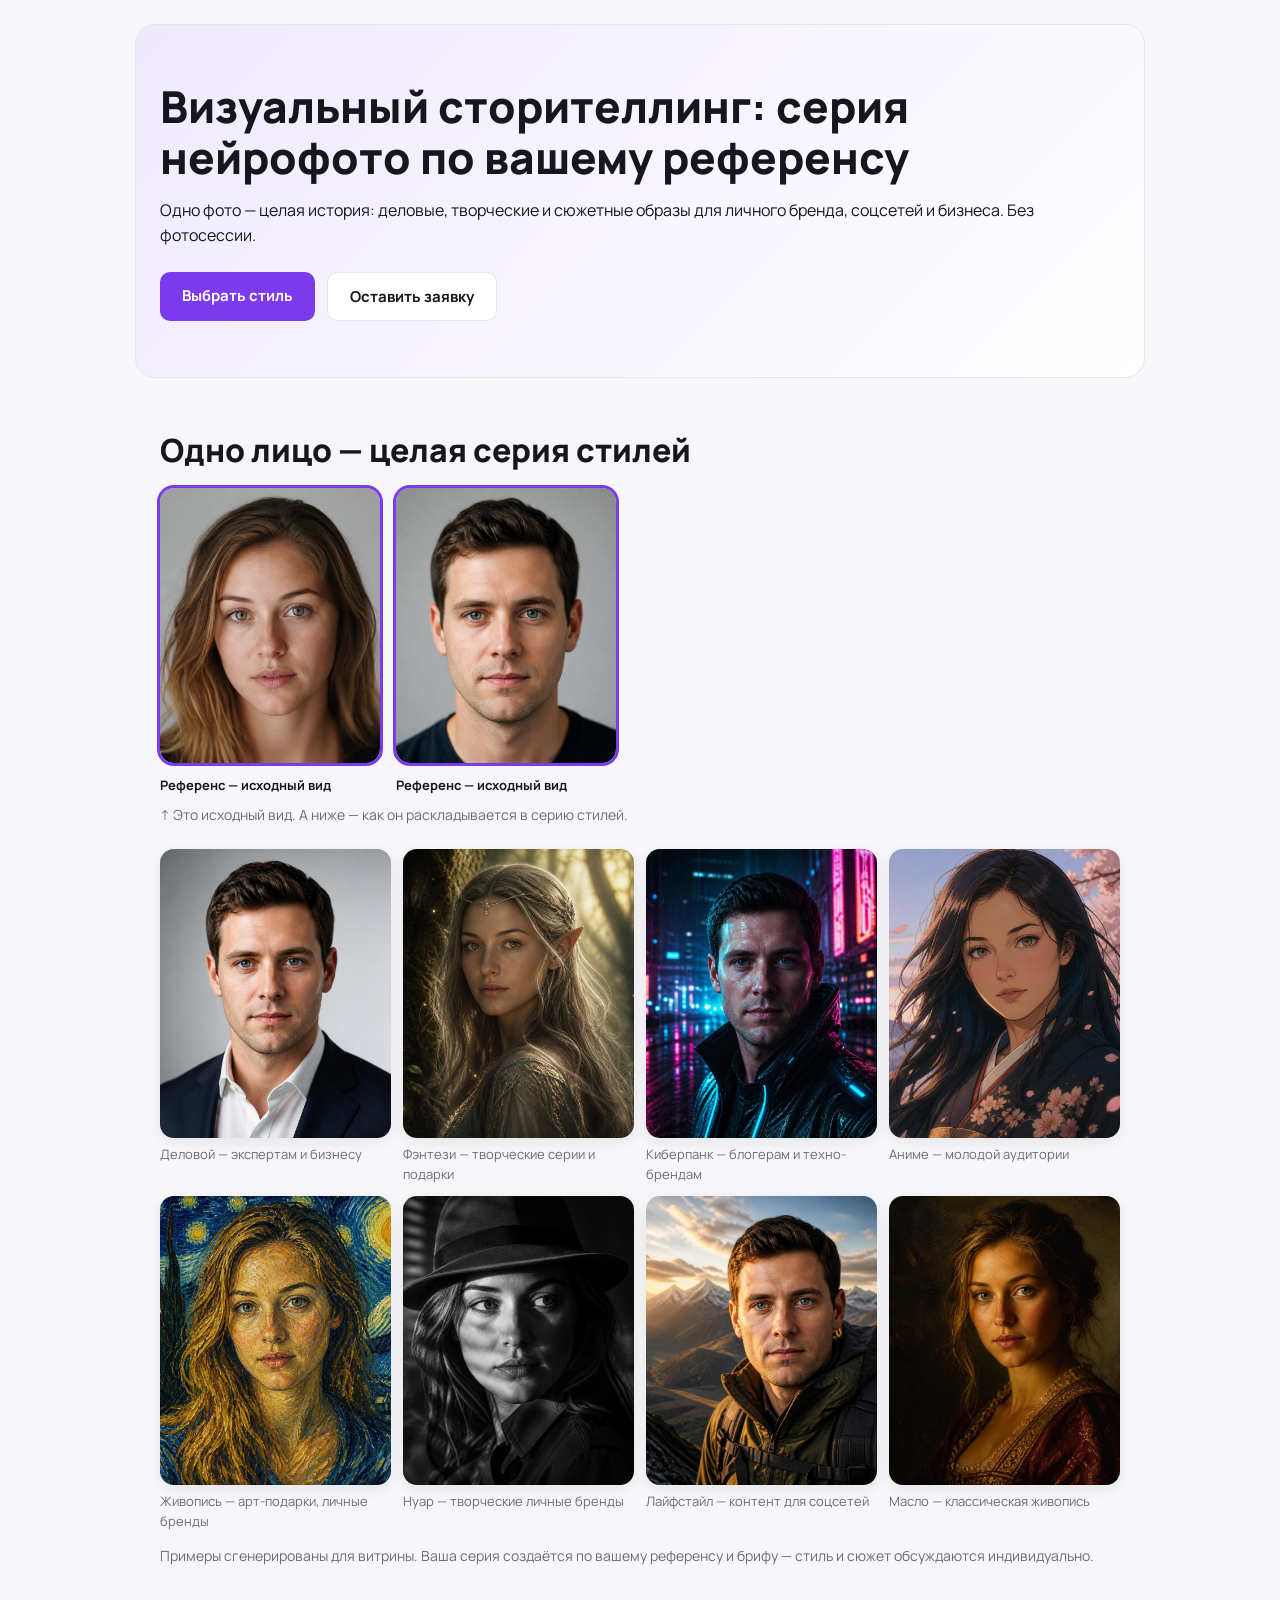
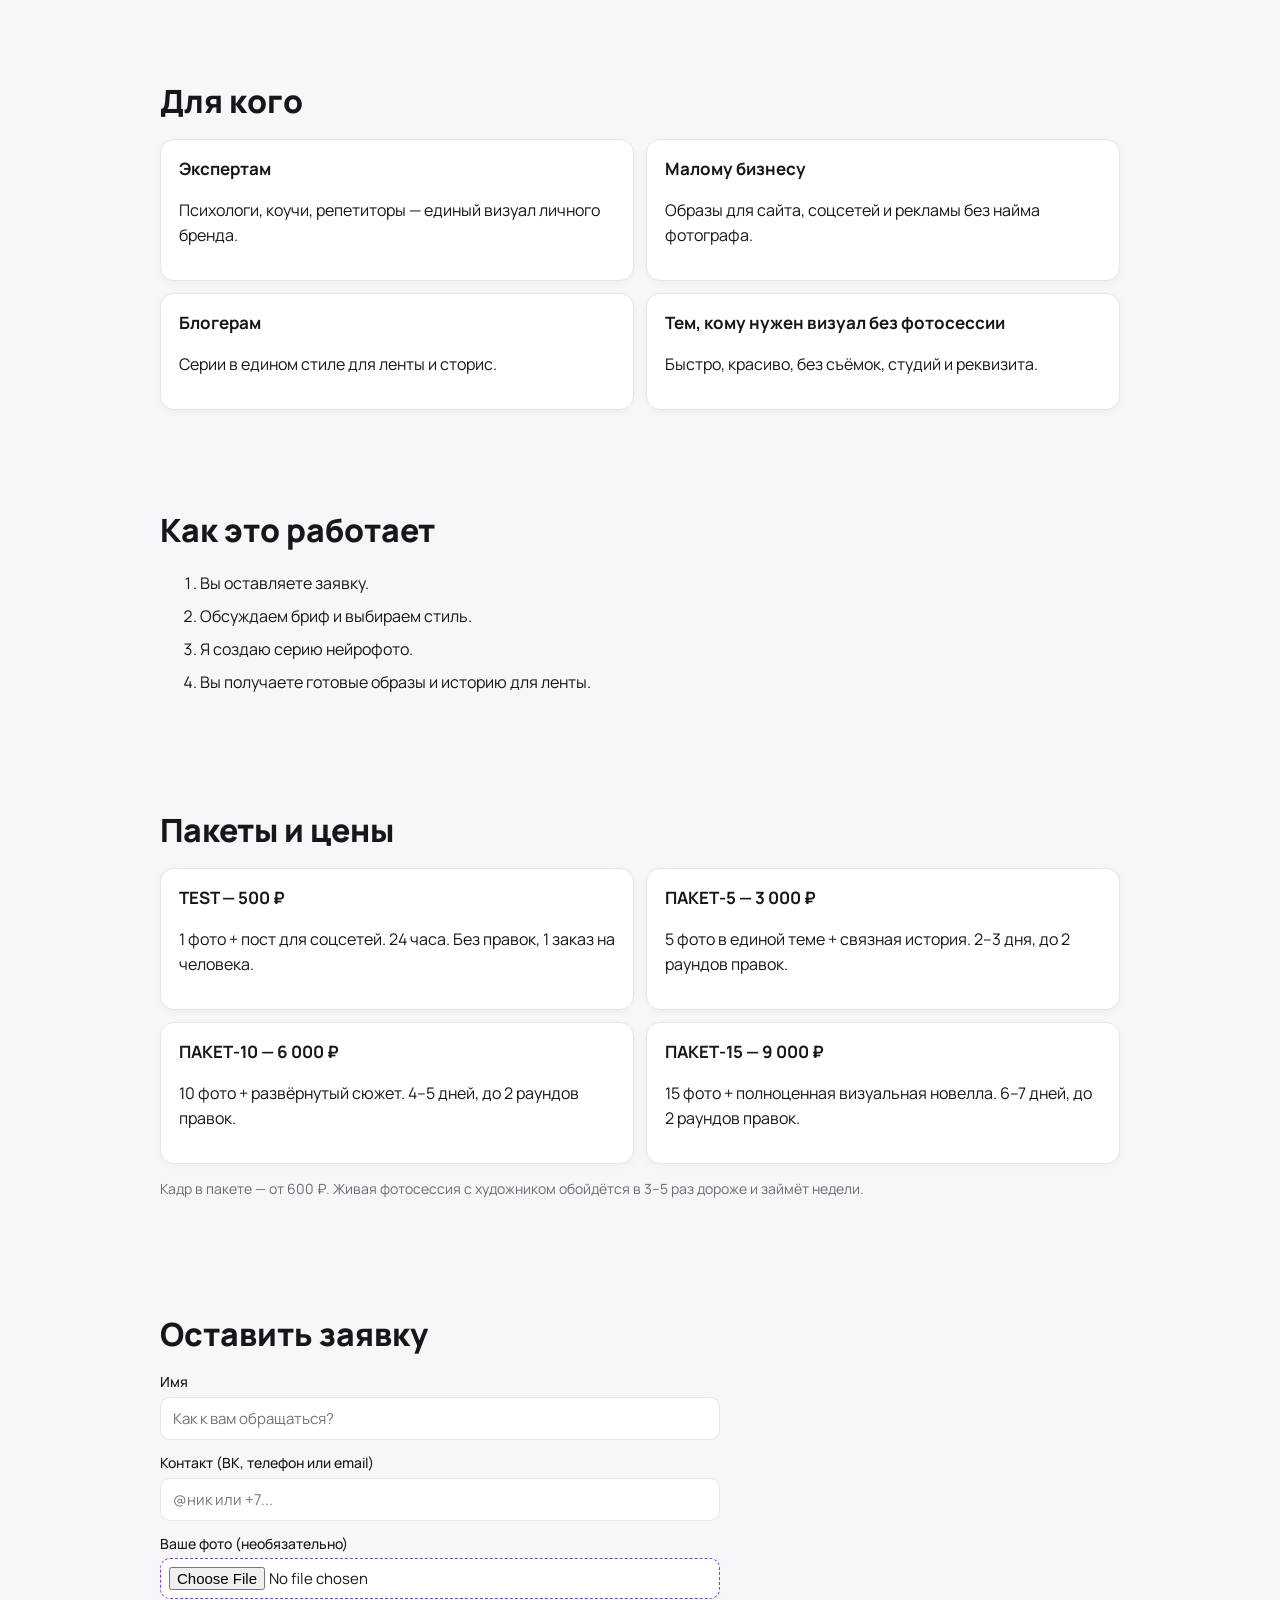
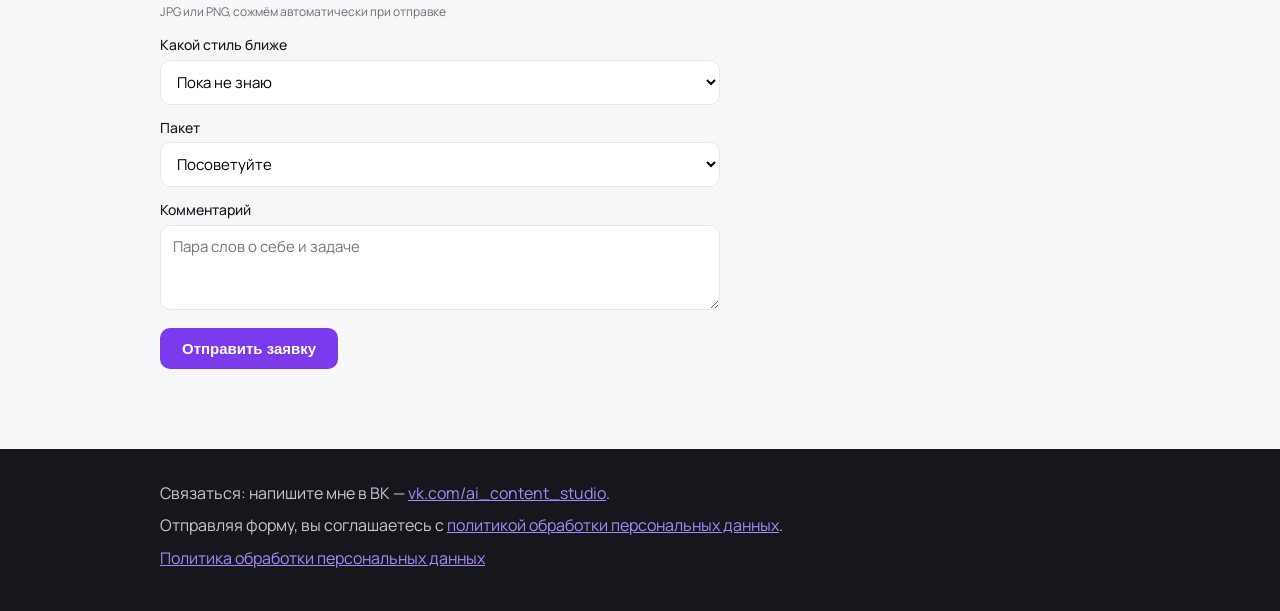
<file: index.html>
<!DOCTYPE html>
<html lang="ru">
<head>
  <meta charset="UTF-8">
  <!-- Чтобы страница не "ломалась" на телефоне -->
  <meta name="viewport" content="width=device-width, initial-scale=1.0">
  <title>Визуальный сторителлинг — серии нейрофото по вашему референсу</title>
  <meta name="description" content="Серии нейрофото в едином стиле и сюжете для экспертов, бизнеса и блогеров. Без фотосессии.">
  <!-- Шрифт Manrope; если интернета нет — автоматически подставится Arial (прописан в CSS) -->
<link rel="preconnect" href="https://fonts.googleapis.com">
<link rel="preconnect" href="https://fonts.gstatic.com" crossorigin>
<link href="https://fonts.googleapis.com/css2?family=Manrope:wght@400;500;700;800&display=swap" rel="stylesheet">
  <link rel="stylesheet" href="style.css">
  <script src="script.js" defer></script>
</head>
<body>

  <!-- Блок 1: первый экран -->
  <header class="hero">
    <h1>Визуальный сторителлинг: серия нейрофото по вашему референсу</h1>
    <p>Одно фото — целая история: деловые, творческие и сюжетные образы
       для личного бренда, соцсетей и бизнеса. Без фотосессии.</p>
    <div class="hero-buttons">
      <a class="btn" href="#styles">Выбрать стиль</a>
      <a class="btn btn-secondary" href="#form">Оставить заявку</a>
    </div>
  </header>

  <!-- Блок 2: витрина стилей -->
 <!-- Блок 2: референсы отдельным блоком + витрина стилей -->
<section id="styles" class="section">
  <h2>Одно лицо — целая серия стилей</h2>

  <!-- Референсы: исходный вид человека, отдельный блок -->
  <div class="refs">
    <figure class="ref-card">
      <img src="img/ref-f.jpg" alt="Референс: исходный вид, женщина" loading="lazy">
      <figcaption>Референс — исходный вид</figcaption>
    </figure>
    <figure class="ref-card">
      <img src="img/ref-m.jpg" alt="Референс: исходный вид, мужчина" loading="lazy">
      <figcaption>Референс — исходный вид</figcaption>
    </figure>
  </div>
  <p class="refs-caption">↑ Это исходный вид. А ниже — как он раскладывается в серию стилей.</p>

  <!-- Сетка стилей: только обработанные образы -->
  <div class="styles-grid">
    <figure class="style-card">
      <img src="img/style-business.jpg" alt="Пример стиля: деловой портрет" loading="lazy">
      <figcaption>Деловой — экспертам и бизнесу</figcaption>
    </figure>
    <figure class="style-card">
      <img src="img/style-fantasy.jpg" alt="Пример стиля: фэнтези" loading="lazy">
      <figcaption>Фэнтези — творческие серии и подарки</figcaption>
    </figure>
    <figure class="style-card">
      <img src="img/style-cyberpunk.jpg" alt="Пример стиля: киберпанк" loading="lazy">
      <figcaption>Киберпанк — блогерам и техно-брендам</figcaption>
    </figure>
    <figure class="style-card">
      <img src="img/style-anime.jpg" alt="Пример стиля: аниме" loading="lazy">
      <figcaption>Аниме — молодой аудитории</figcaption>
    </figure>
    <figure class="style-card">
      <img src="img/style-painting.jpg" alt="Пример стиля: живопись" loading="lazy">
      <figcaption>Живопись — арт-подарки, личные бренды</figcaption>
    </figure>
    <figure class="style-card">
      <img src="img/style-noir.jpg" alt="Пример стиля: нуар" loading="lazy">
      <figcaption>Нуар — творческие личные бренды</figcaption>
    </figure>
    <figure class="style-card">
      <img src="img/style-lifestyle.jpg" alt="Пример стиля: лайфстайл" loading="lazy">
      <figcaption>Лайфстайл — контент для соцсетей</figcaption>
    </figure>
    <figure class="style-card">
      <img src="img/style-oil.jpg" alt="Пример стиля: масло" loading="lazy">
      <figcaption>Масло — классическая живопись</figcaption>
    </figure>
  </div>

  <p class="note">Примеры сгенерированы для витрины. Ваша серия создаётся по вашему
     референсу и брифу — стиль и сюжет обсуждаются индивидуально.</p>
</section>


  <!-- Блок 3: для кого -->
  <section id="audience" class="section">
    <h2>Для кого</h2>
    <div class="cards">
      <div class="card"><h3>Экспертам</h3><p>Психологи, коучи, репетиторы — единый визуал личного бренда.</p></div>
      <div class="card"><h3>Малому бизнесу</h3><p>Образы для сайта, соцсетей и рекламы без найма фотографа.</p></div>
      <div class="card"><h3>Блогерам</h3><p>Серии в едином стиле для ленты и сторис.</p></div>
      <div class="card"><h3>Тем, кому нужен визуал без фотосессии</h3><p>Быстро, красиво, без съёмок, студий и реквизита.</p></div>
    </div>
  </section>

  <!-- Блок 4: как это работает -->
  <section id="how" class="section">
    <h2>Как это работает</h2>
    <ol class="steps">
      <li>Вы оставляете заявку.</li>
      <li>Обсуждаем бриф и выбираем стиль.</li>
      <li>Я создаю серию нейрофото.</li>
      <li>Вы получаете готовые образы и историю для ленты.</li>
    </ol>
  </section>

  <!-- Блок 5: пакеты и цены -->
  <section id="packages" class="section">
    <h2>Пакеты и цены</h2>
    <div class="cards">
      <div class="card"><h3>TEST — 500 ₽</h3><p>1 фото + пост для соцсетей. 24 часа. Без правок, 1 заказ на человека.</p></div>
      <div class="card"><h3>ПАКЕТ‑5 — 3 000 ₽</h3><p>5 фото в единой теме + связная история. 2–3 дня, до 2 раундов правок.</p></div>
      <div class="card"><h3>ПАКЕТ‑10 — 6 000 ₽</h3><p>10 фото + развёрнутый сюжет. 4–5 дней, до 2 раундов правок.</p></div>
      <div class="card"><h3>ПАКЕТ‑15 — 9 000 ₽</h3><p>15 фото + полноценная визуальная новелла. 6–7 дней, до 2 раундов правок.</p></div>
    </div>
    <p class="note">Кадр в пакете — от 600 ₽. Живая фотосессия с художником обойдётся
       в 3–5 раз дороже и займёт недели.</p>
  </section>

  <!-- Блок 6: форма  -->
  <section id="form" class="section">
    <h2>Оставить заявку</h2>
    <form id="lead-form">
      <input type="text" id="leave-blank" name="leave_blank" class="hp-field" tabindex="-1" autocomplete="off" aria-hidden="true">
      <label>Имя
        <input type="text" name="name" placeholder="Как к вам обращаться?">
      </label>
      <label>Контакт (ВК, телефон или email)
        <input type="text" name="contact" placeholder="@ник или +7...">
      </label>
      <label>Ваше фото (необязательно)
        <input type="file" name="photo" accept="image/*">
        <span class="file-hint">JPG или PNG, сожмём автоматически при отправке</span>
      </label>
      <label>Какой стиль ближе
        <select name="style">
          <option>Пока не знаю</option>
          <option>Деловой</option>
          <option>Реализм</option>
          <option>Фэнтези</option>
          <option>Киберпанк</option>
          <option>Аниме</option>
          <option>Живопись</option>
          <option>Нуар</option>
          <option>Лайфстайл</option>
        </select>
      </label>
      <label>Пакет
        <select name="package">
          <option>Посоветуйте</option>
          <option>TEST — 500 ₽</option>
          <option>ПАКЕТ‑5 — 3 000 ₽</option>
          <option>ПАКЕТ‑10 — 6 000 ₽</option>
          <option>ПАКЕТ‑15 — 9 000 ₽</option>
        </select>
      </label>
      <label>Комментарий
        <textarea name="comment" rows="3" placeholder="Пара слов о себе и задаче"></textarea>
      </label>
      <button class="btn" type="submit">Отправить заявку</button>
    </form>
  </section>

  <!-- Блок 7: подвал -->
  <footer class="footer section">
    <p>Связаться: напишите мне в ВК —
   <a href="https://vk.com/ai_content_studio">vk.com/ai_content_studio</a>.</p>
    <p class="consent">Отправляя форму, вы соглашаетесь с <a href="privacy.html" target="_blank" rel="noopener">политикой обработки персональных данных</a>.</p>
    <p class="consent footer-legal"><a href="privacy.html">Политика обработки персональных данных</a></p> 
  </footer>

</body>
</html>
</file>
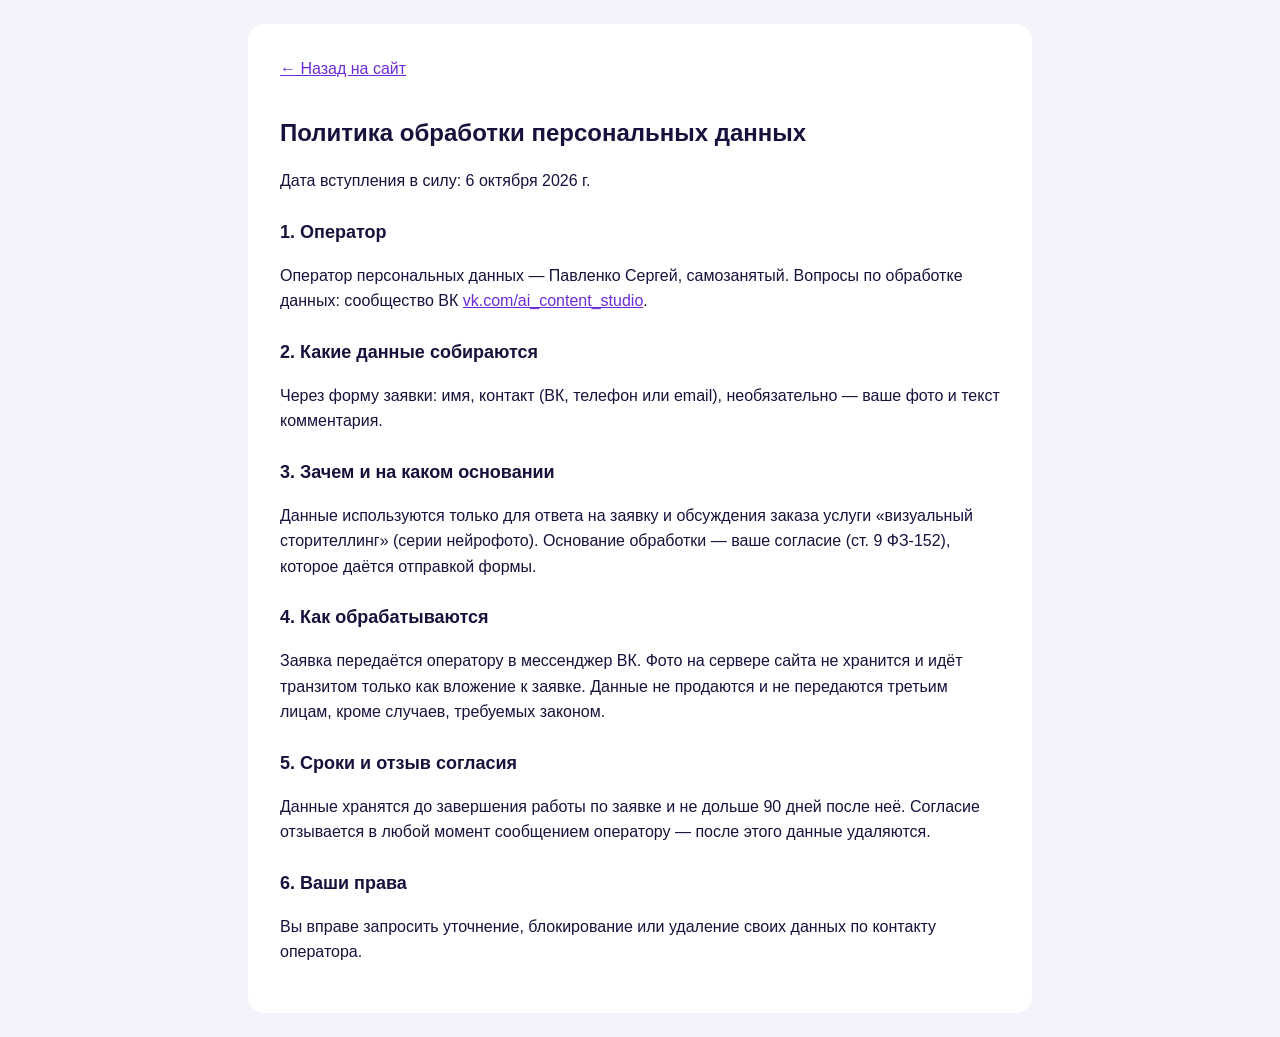
<file: privacy.html>
<!DOCTYPE html>
<html lang="ru">
<head>
<meta charset="UTF-8">
<meta name="viewport" content="width=device-width, initial-scale=1">
<title>Политика обработки персональных данных | Нейрофото</title>
<meta name="robots" content="noindex, nofollow">
<style>
  body { font-family: Arial, Helvetica, sans-serif; line-height: 1.6; margin: 0; padding: 24px; color: #17123c; background: #f4f2fb; }
  .wrap { max-width: 720px; margin: 0 auto; background: #fff; padding: 32px; border-radius: 16px; }
  h1 { font-size: 24px; } h2 { font-size: 18px; margin-top: 24px; }
  a { color: #6c2bd9; }
  .back { display: inline-block; margin-bottom: 16px; }
</style>
</head>
<body>
<div class="wrap">
  <a class="back" href="index.html">← Назад на сайт</a>
  <h1>Политика обработки персональных данных</h1>
  <p>Дата вступления в силу: 6 октября 2026 г.</p>
  <h2>1. Оператор</h2>
  <p>Оператор персональных данных — Павленко Сергей, самозанятый. Вопросы по обработке данных: сообщество ВК <a href="https://vk.com/ai_content_studio">vk.com/ai_content_studio</a>.</p>
  <h2>2. Какие данные собираются</h2>
  <p>Через форму заявки: имя, контакт (ВК, телефон или email), необязательно — ваше фото и текст комментария.</p>
  <h2>3. Зачем и на каком основании</h2>
  <p>Данные используются только для ответа на заявку и обсуждения заказа услуги «визуальный сторителлинг» (серии нейрофото). Основание обработки — ваше согласие (ст. 9 ФЗ‑152), которое даётся отправкой формы.</p>
  <h2>4. Как обрабатываются</h2>
  <p>Заявка передаётся оператору в мессенджер ВК. Фото на сервере сайта не хранится и идёт транзитом только как вложение к заявке. Данные не продаются и не передаются третьим лицам, кроме случаев, требуемых законом.</p>
  <h2>5. Сроки и отзыв согласия</h2>
  <p>Данные хранятся до завершения работы по заявке и не дольше 90 дней после неё. Согласие отзывается в любой момент сообщением оператору — после этого данные удаляются.</p>
  <h2>6. Ваши права</h2>
  <p>Вы вправе запросить уточнение, блокирование или удаление своих данных по контакту оператора.</p>
</div>
</body>
</html>
</file>
<file: style.css>
/* ============ ДИЗАЙН (шаг 3) ============
   Палитра: светлый фон + фиолетовый акцент.
   Все цвета — в переменных :root, меняются в одном месте. */

:root {
  --bg: #f7f7f9;          /* фон страницы */
  --ink: #16161d;         /* основной текст */
  --muted: #6b6b76;       /* серый текст */
  --accent: #7c3aed;      /* фиолетовый акцент */
  --accent-dark: #5b21b6; /* акцент при наведении */
  --card: #ffffff;        /* фон карточек */
  --border: #e6e6ee;      /* границы */
}

html { scroll-behavior: smooth; }

body {
  margin: 0;
  font-family: 'Manrope', Arial, sans-serif; /* fallback — Arial */
  background: var(--bg);
  color: var(--ink);
  line-height: 1.55;
}

/* ---- Контейнеры и типографика ---- */
.hero, .section { max-width: 960px; margin: 0 auto; padding: 48px 16px; }
h1 { font-size: clamp(28px, 5vw, 44px); line-height: 1.15; font-weight: 800; margin: 0 0 16px; }
h2 { font-size: clamp(22px, 3.5vw, 32px); font-weight: 800; margin: 0 0 12px; }
h3 { font-size: 17px; margin: 0 0 6px; }
.note { color: var(--muted); font-size: 14px; }

/* ---- Первый экран: карточка с градиентом ---- */
.hero {
  margin: 24px auto 0;
  padding: 56px 24px;
  background: linear-gradient(135deg, #efe9ff 0%, #ffffff 100%);
  border: 1px solid var(--border);
  border-radius: 20px;
}
@media (max-width: 700px) { .hero { margin: 16px; padding: 40px 20px; } }

.hero-buttons { display: flex; gap: 12px; flex-wrap: wrap; margin-top: 24px; }

/* ---- Кнопки ---- */
.btn {
  display: inline-block; padding: 12px 22px; border-radius: 10px;
  background: var(--accent); color: #fff; font-weight: 700; font-size: 15px;
  text-decoration: none; border: none; cursor: pointer;
  transition: background .2s, transform .1s;
}
.btn:hover { background: var(--accent-dark); }
.btn:active { transform: scale(.98); }
.btn-secondary { background: #fff; color: var(--ink); border: 1px solid var(--border); }
.btn-secondary:hover { background: #fff; color: var(--accent); border-color: var(--accent); }

/* ---- Референсы: отдельный блок ---- */
.refs { display: flex; gap: 16px; }
.ref-card { flex: 1 1 0; max-width: 220px; margin: 0; }
.ref-card img {
  width: 100%; aspect-ratio: 4/5; object-fit: cover;
  border-radius: 14px; outline: 3px solid var(--accent); /* акцентная рамка */
}
.ref-card figcaption { font-size: 13px; font-weight: 700; margin-top: 6px; }
.refs-caption { color: var(--muted); font-size: 14px; margin: 8px 0 24px; }

/* ---- Витрина стилей ---- */
.styles-grid { display: grid; grid-template-columns: repeat(4, 1fr); gap: 12px; }
@media (max-width: 900px) { .styles-grid { grid-template-columns: repeat(2, 1fr); } }
.style-card { margin: 0; }
.style-card img {
  width: 100%; aspect-ratio: 4/5; object-fit: cover; display: block;
  border-radius: 14px; box-shadow: 0 4px 14px rgba(22,22,29,.08);
}
.style-card figcaption { font-size: 13px; color: var(--muted); margin-top: 6px; }

/* ---- Карточки блоков («для кого», «пакеты») ---- */
.cards { display: grid; grid-template-columns: repeat(2, 1fr); gap: 12px; }
@media (max-width: 700px) { .cards { grid-template-columns: 1fr; } }
.card {
  background: var(--card); border: 1px solid var(--border);
  border-radius: 14px; padding: 16px 18px;
  box-shadow: 0 2px 8px rgba(22,22,29,.04);
}

/* ---- Шаги «как это работает» ---- */
.steps li { margin-bottom: 8px; }

/* ---- Форма ---- */
#lead-form { max-width: 560px; }
label { display: block; margin-bottom: 12px; font-size: 14px; font-weight: 500; }
input, select, textarea {
  width: 100%; padding: 10px 12px; margin-top: 4px;
  border: 1px solid var(--border); border-radius: 10px;
  background: #fff; box-sizing: border-box; font-family: inherit; font-size: 15px;
}
input:focus, select:focus, textarea:focus {
  outline: 2px solid var(--accent); border-color: transparent;
}

/* ---- Подвал: тёмный, на всю ширину ---- */
.footer {
  max-width: none; margin-top: 32px; padding: 32px 16px;
  background: var(--ink); color: #c9c9d4;
}
.footer p { max-width: 960px; margin: 0 auto 8px; }
.footer .note { color: #8a8a96; }

/* ---- Сообщения формы (шаг 4) ---- */
#form-status { margin-top: 12px; font-size: 14px; font-weight: 600; }
.status-success { color: #16a34a; }  /* зелёный — успех */
.status-error   { color: #dc2626; }  /* красный — ошибка */
.btn:disabled { opacity: .6; cursor: not-allowed; } /* кнопка в процессе */

/* Ссылка в тёмном подвале — заметная */
.footer a { color: #a78bfa; }

/* Поле прикрепления фото */
input[type="file"] { width: 100%; padding: 8px; margin-top: 4px; background: #fff;
  border: 1px dashed var(--accent); border-radius: 10px; box-sizing: border-box; }
.file-hint { display: block; font-size: 12px; color: var(--muted); margin-top: 4px; font-weight: 400; }

/* Honeypot: визуально вне экрана, но не display:none (боты это проверяют) */
.hp-field {
  position: absolute;
  left: -9999px;
  width: 1px;
  height: 1px;
  opacity: 0;
}
/* Отдельная строка политики в футере — наследует стиль .consent + небольшой отступ */
.footer-legal {
  margin-top: 10px;
}
</file>
